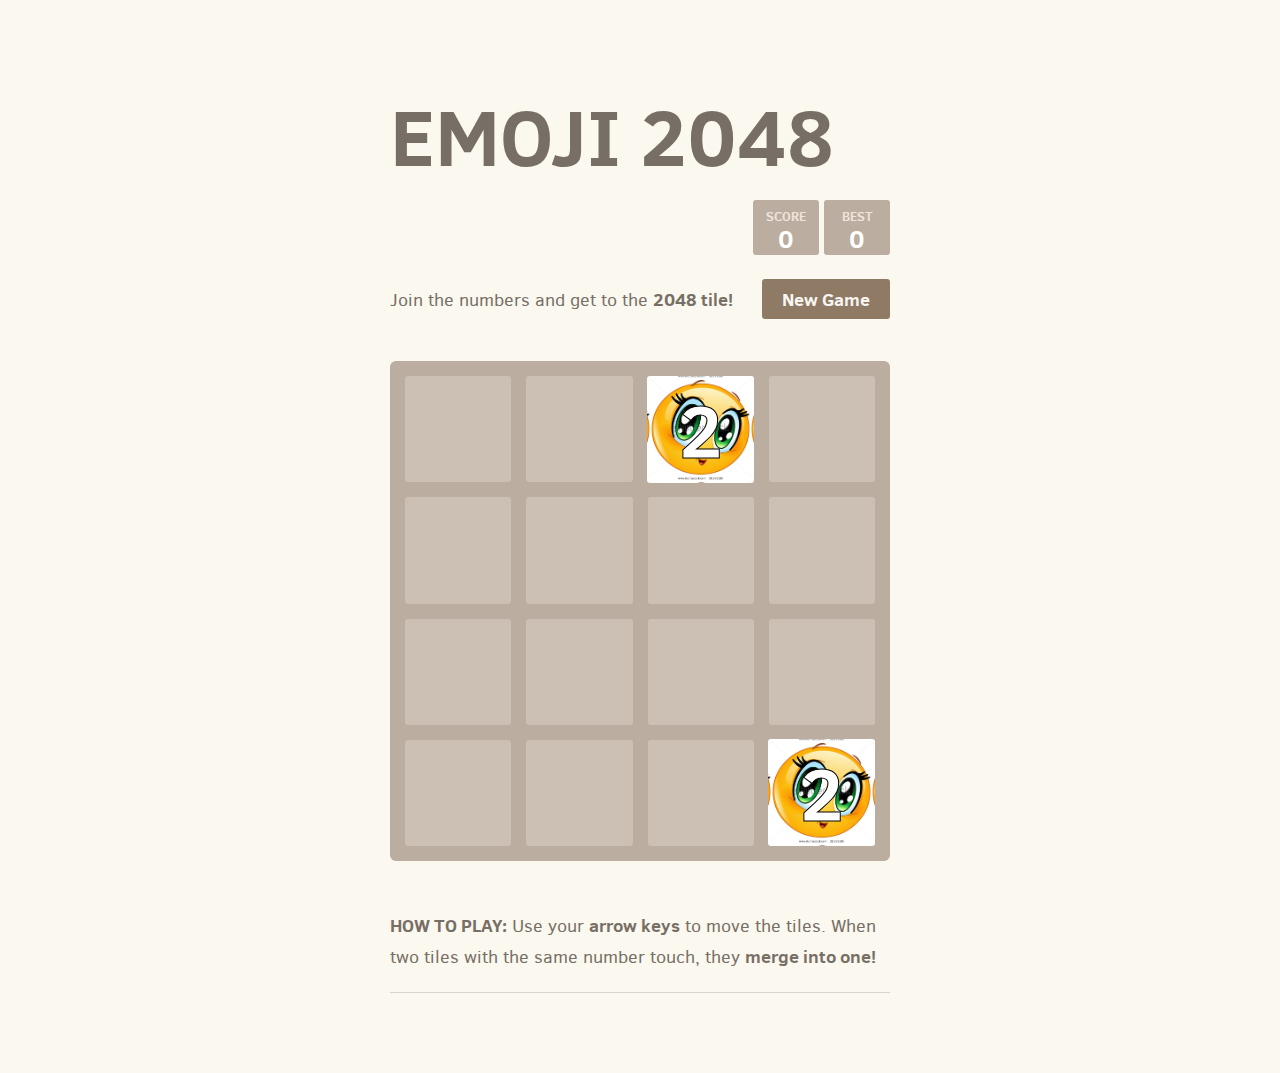
<file: 2048-master/index.html>
<!DOCTYPE html>
<html>
<head>
  <meta charset="utf-8">
  <title>EMOJI 2048</title>

  <link href="style/main.css" rel="stylesheet" type="text/css">
  <link rel="shortcut icon" href="favicon.ico">
  <link rel="apple-touch-icon" href="meta/apple-touch-icon.png">
  <link rel="apple-touch-startup-image" href="meta/apple-touch-startup-image-640x1096.png" media="(device-width: 320px) and (device-height: 568px) and (-webkit-device-pixel-ratio: 2)"> <!-- iPhone 5+ -->
  <link rel="apple-touch-startup-image" href="meta/apple-touch-startup-image-640x920.png"  media="(device-width: 320px) and (device-height: 480px) and (-webkit-device-pixel-ratio: 2)"> <!-- iPhone, retina -->
  <meta name="viewport" content="width=device-width, target-densitydpi=160dpi, initial-scale=1.0, maximum-scale=1, user-scalable=no, minimal-ui">
</head>
<body>
  <div class="container">
    <div class="heading">
        <h1 class="title">EMOJI 2048</h1> 
      <div class="scores-container">
        <div class="score-container">0</div>
        <div class="best-container">0</div>
      </div>
    </div>

      <div class="above-game"></br>
      <p class="game-intro">Join the numbers and get to the <strong>2048 tile!</strong></p>
      <a class="restart-button">New Game</a>
    </div>

    <div class="game-container">
      <div class="game-message">
        <p></p>
        <div class="lower">
	        <a class="keep-playing-button">Keep going</a>
          <a class="retry-button">Try again</a>
        </div>
      </div>

      <div class="grid-container">
        <div class="grid-row">
          <div class="grid-cell"></div>
          <div class="grid-cell"></div>
          <div class="grid-cell"></div>
          <div class="grid-cell"></div>
        </div>
        <div class="grid-row">
          <div class="grid-cell"></div>
          <div class="grid-cell"></div>
          <div class="grid-cell"></div>
          <div class="grid-cell"></div>
        </div>
        <div class="grid-row">
          <div class="grid-cell"></div>
          <div class="grid-cell"></div>
          <div class="grid-cell"></div>
          <div class="grid-cell"></div>
        </div>
        <div class="grid-row">
          <div class="grid-cell"></div>
          <div class="grid-cell"></div>
          <div class="grid-cell"></div>
          <div class="grid-cell"></div>
        </div>
      </div>

      <div class="tile-container">

      </div>
    </div>

    <p class="game-explanation">
      <strong class="important">How to play:</strong> Use your <strong>arrow keys</strong> to move the tiles. When two tiles with the same number touch, they <strong>merge into one!</strong>
    </p>
    <hr>
  </div>

  <script src="js/bind_polyfill.js"></script>
  <script src="js/classlist_polyfill.js"></script>
  <script src="js/animframe_polyfill.js"></script>
  <script src="js/keyboard_input_manager.js"></script>
  <script src="js/html_actuator.js"></script>
  <script src="js/grid.js"></script>
  <script src="js/tile.js"></script>
  <script src="js/local_storage_manager.js"></script>
  <script src="js/game_manager.js"></script>
  <script src="js/application.js"></script>
</body>
</html>
</file>
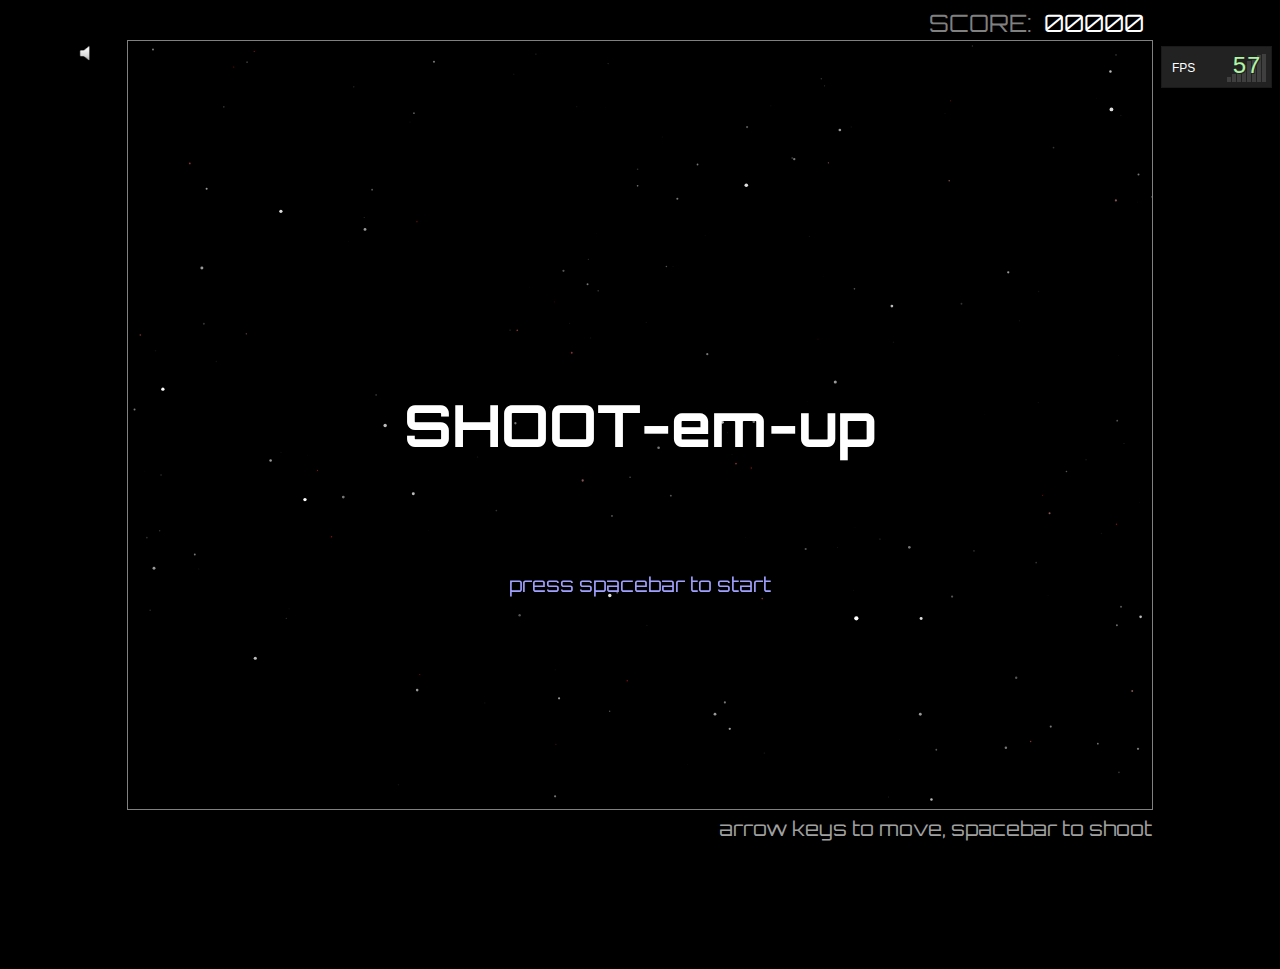
<file: javascript-delta-master/index.html>
<!DOCTYPE html>
<html>
<head>
  <meta http-equiv="X-UA-Compatible" content="IE=edge" />
  <meta http-equiv="Content-type" content="text/html; charset=utf-8"/>
  <link href='http://fonts.googleapis.com/css?family=Orbitron:400,500,700,900' rel='stylesheet' type='text/css'>
  <link href="css/normalize.css" media="screen, print" rel="stylesheet" type="text/css" />
  <link href="css/delta.css"  media="screen, print" rel="stylesheet" type="text/css" />
  <title>Javascript Delta</title>
</head>

<body>

  <div id="delta">

    <div id="scoreboard">
      <span class="lives"><span class="label">LIVES:</span><img class="one" src="images/life.png"><img class="two" src="images/life.png"><img class="three" src="images/life.png"></span>
      <span class="score"><span class="label">SCORE:</span><span class="value">00000</span></span>
    </div>

    <img id="booting" src='images/booting.gif'>

    <h1 id="title" style="font-size: 58px;"  style="display:none;">SHOOT-em-up</h1>
    <h2 id="start"   style="display:none;">press spacebar to start</h1>
    <h1 id="prepare" style="display:none;">Fasten Your Seatbelt</h1>

    <canvas id="canvas">
      <div class="unsupported">
        Sorry, this example cannot be run because your browser does not support the &lt;canvas&gt; element
      </div>
    </canvas>

    <div id="instructions">
      arrow keys to move, spacebar to shoot
    </div>

    <div id='sound' class='on' title='toggle music and fx' style="display:none;"></div>

  </div>

  <script src="js/vendor.js"></script>
  <script src="js/game.js"></script>
  <script src="js/delta.js"></script>
  <script>
    Delta();
  </script>

</body>
</html>
</file>
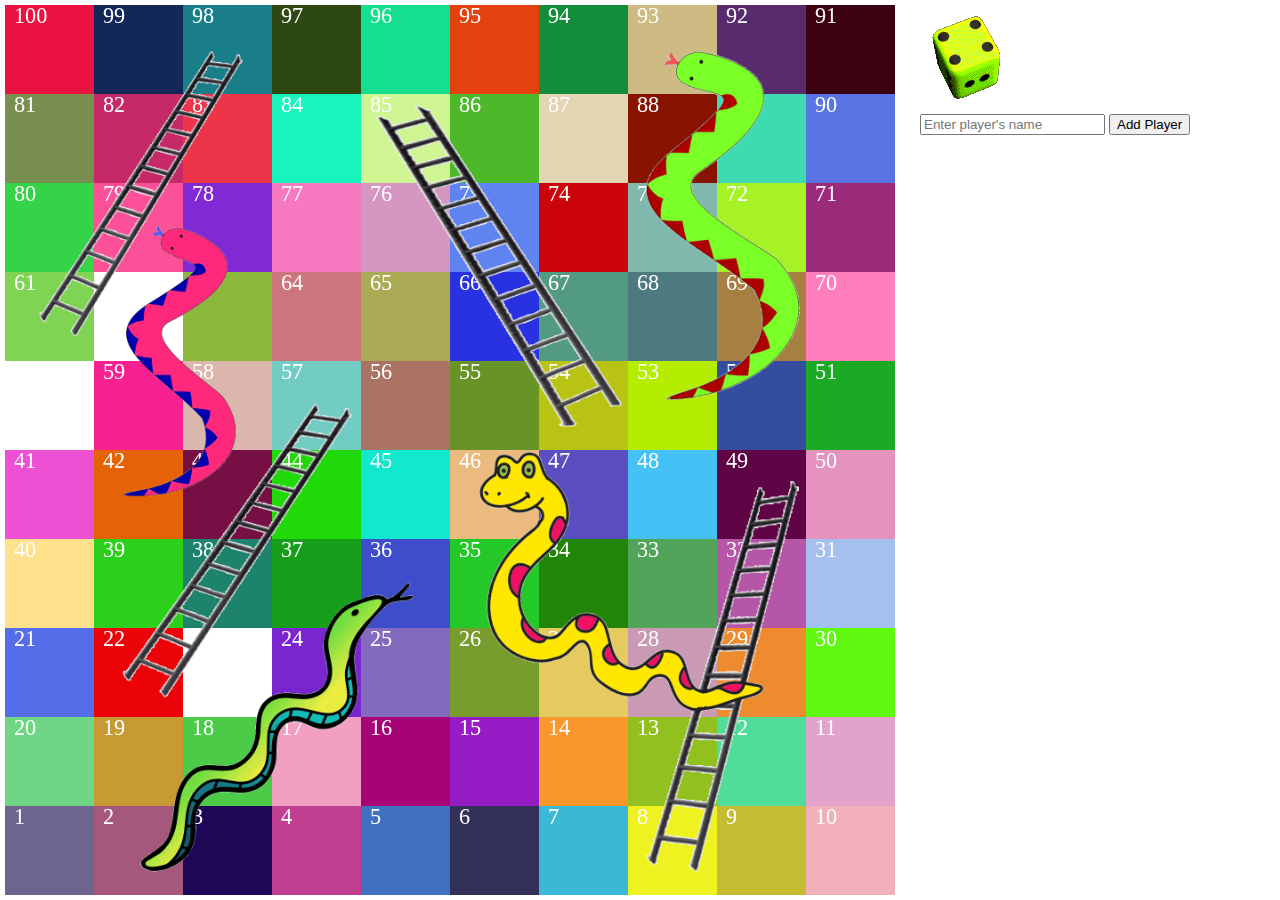
<file: online-snake-and-ladder-game-html5-canvas-master/index.html>
<!DOCTYPE html>
<html>
<head>
	<meta charset="UTF-8">
	<title>Saap Seedi - Online Snake and Ladder Game</title>

	<link href="css/style.css" rel="stylesheet">
</head>
<body>

	<div id="controls">

	<table id="diceControl"><tr>

	<td><img src="images/face4.png" id="dice">
</td>
	<td><p id="diceName"></p></td>
	</tr></table>
	
<input type="text" placeholder="Enter player's name" id="playerName">
 <button id="addPlayer">Add Player</button>
	</div>
	<script type="text/javascript" src="js/jquery.js"></script>

	<script type="text/javascript" src="js/saapSeedi.js"></script>

	<script type="text/javascript" src="js/gamePlay.js"></script>
	

	<div style="position: absolute; bottom: 10px; right: 10px;">

		
	
	<script>window.twttr=(function(d,s,id){var js,fjs=d.getElementsByTagName(s)[0],t=window.twttr||{};
if(d.getElementById(id))return;js=d.createElement(s);js.id=id;js.src="https://platform.twitter.com/widgets.js";fjs.parentNode.insertBefore(js,fjs);t._e=[];t.ready=function(f){t._e.push(f);};return t;}
(document,"script","twitter-wjs"));</script>
	</div>
</body>
</html>
</file>
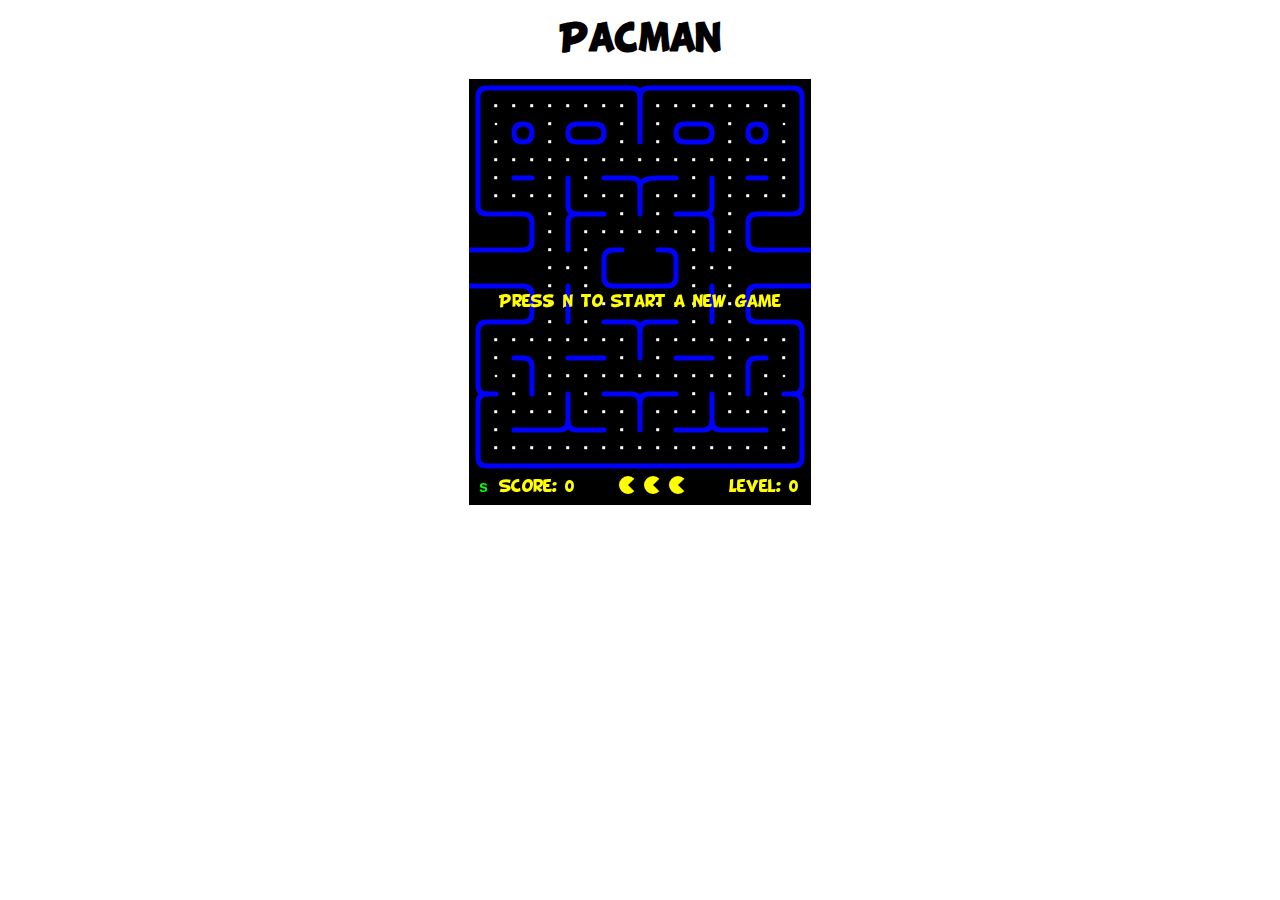
<file: pacman-master/index.html>
<!DOCTYPE html>
<html>
  <head>
    <meta charset="utf-8" />
    <title> Pacman</title>
    
    <style type="text/css">
      @font-face {
	    font-family: 'BDCartoonShoutRegular';
        src: url('BD_Cartoon_Shout-webfont.ttf') format('truetype');
	    font-weight: normal;
	    font-style: normal;
      }
      #pacman {
        height:450px;
        width:342px;
        margin:20px auto;
      }
      #shim { 
        font-family: BDCartoonShoutRegular; 
        position:absolute;
        visibility:hidden
      }
      h1 { font-family: BDCartoonShoutRegular; text-align:center; }
      body { width:342px; margin:0px auto; font-family:sans-serif; }
      a { text-decoration:none; }
    </style>

</head>

<body>
  
  <div id="shim">shim for font face</div>

  <h1> Pacman</h1>

  <div id="pacman"></div>
  <script src="pacman.js"></script>
  <script src="modernizr-1.5.min.js"></script>

  <script>

    var el = document.getElementById("pacman");

    if (Modernizr.canvas && Modernizr.localstorage && 
        Modernizr.audio && (Modernizr.audio.ogg || Modernizr.audio.mp3)) {
      window.setTimeout(function () { PACMAN.init(el, "./"); }, 0);
    } else { 
      el.innerHTML = "Sorry, needs a decent browser<br /><small>" + 
        "(firefox 3.6+, Chrome 4+, Opera 10+ and Safari 4+)</small>";
    }
  </script>

</body>
</html>
</file>
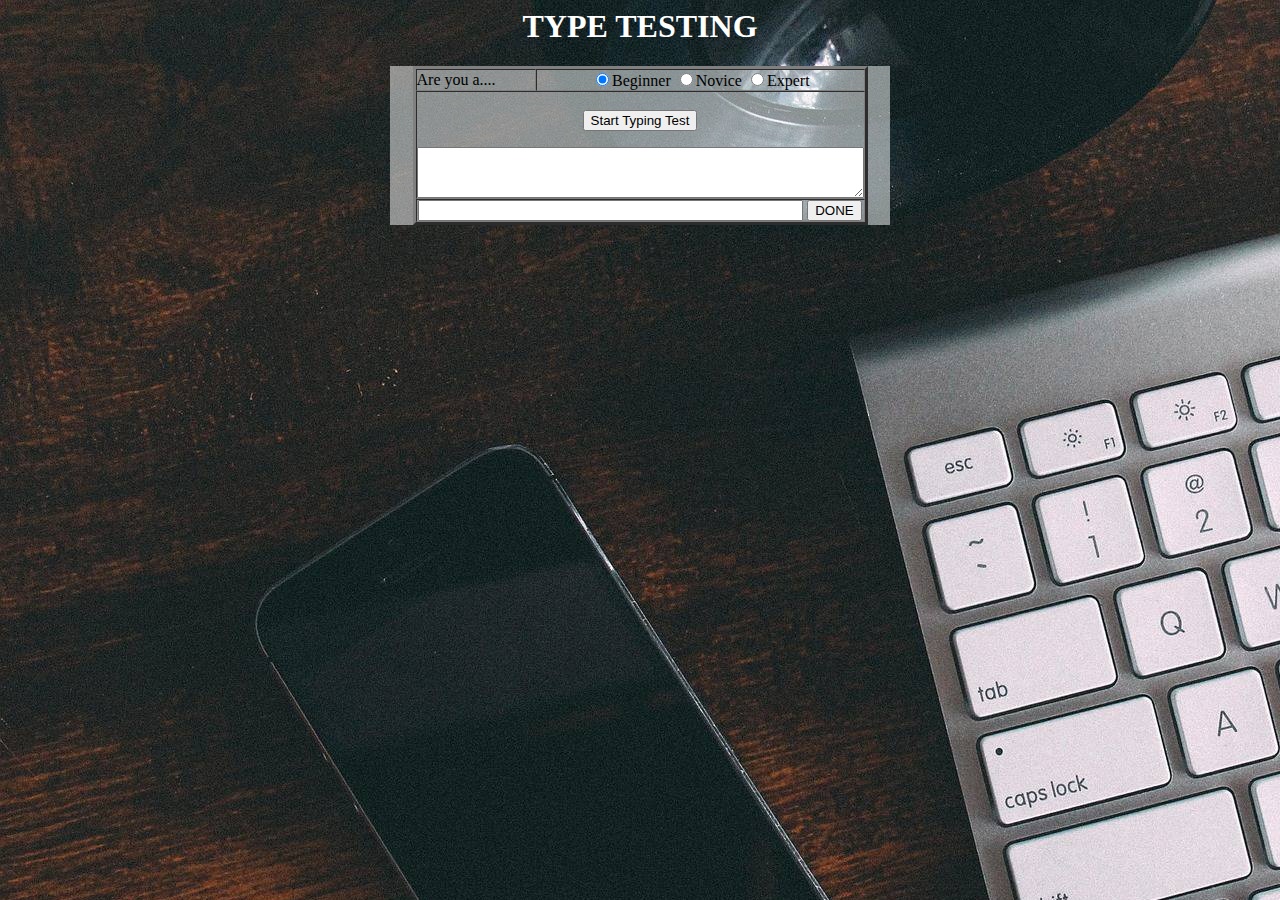
<file: type.html>
<HEAD>

<SCRIPT LANGUAGE="JavaScript">

msg = new Array("Practicing with your typing can greatly help your overall computer skills.",
"A new computer is sold in the US every hour!",
"When do birds migrate from North to South?",
"Perplexing phrases, like this one, are tougher to type.")
word = 10
function m() {
msg = new Array("Practicing with your typing can greatly help your overall computer skills.",
"A new computer is sold in the US every hour!",
"When do birds migrate from North to South?",
"Perplexing phrases, like this one, are tough to type.")
word = 10
}
function e() {
msg = new Array("If you can correctly, and quickly, type this perplexing sentence, you are one superb typist!",
"You are one superb typist if you can correctly, and quickly, type this long phrase.",
"I believe you're a good typist, so I believe you will correctly copy this statement!",
"Because this is not a fairly simple phrase, could you swiftly, and precisely, copy it?")
word = 15
}
function s() {
msg = new Array("Computers are the medium of the future.",
"Can you type this phrase rather quickly?",
"Who is the President of the US?",
"I believe that you can type well!")
word = 7
}
function beginIt() {
randNum = Math.floor((Math.random() * 10)) % 4
msgType = msg[randNum]
day = new Date();
startType = day.getTime();
document.theForm.given.value = msgType
document.theForm.typed.focus();
document.theForm.typed.select();
}
function cheat() {
alert("You can not change that!");
document.theForm.typed.focus();
}
function stopIt() {
dayTwo = new Date();
endType = dayTwo.getTime();
totalTime = ((endType - startType) / 1000)
spd = Math.round((word/totalTime) * 60)
if (document.theForm.typed.value == document.theForm.given.value) {
alert("\nYou typed a " + word + " word sentence in " 
+ totalTime + " seconds, a speed of about " + spd + " words per minute!")
}
else {
alert("You made an error, but typed at a speed of " + spd + " words per minute.")
   }
}
// End -->
</SCRIPT>
</HEAD>

<BODY style="background: url(assets/images/iphone-926663-1920-1920x1280-94.jpg) rgba(1,1,1,0.7); ">
<CENTER>
<h1 style="color:rgb(255,255,255); font-family: cursive; ">TYPE TESTING</h1>
    <section style="background-color: rgba(255,255,255,0.5); width:500px;">
<FORM name="theForm">
<TABLE BORDER=3 CELLSPACING=0 CELLPADDING=0>
<TR>
<TD>Are you a....</TD>
<TD align=center><input type=radio name="sme" value="Beginner" onClick="s()" checked>Beginner
<input type=radio name="sme" value="Novice" onClick="m()">Novice
<input type=radio name="sme" value="Expert" onClick="e()">Expert</TD>
</TR>
<TR><TD colspan=2><BR>
<center><input type=button value="Start Typing Test" name="start" onClick="beginIt()"></center><P>
<textarea name="given" cols=53 rows=3 wrap=on onFocus="cheat()"></textarea></TD>
</TR>
<TR><TD colspan=2><center><input type=text name="typed" size=45>
<input type=button value="DONE"  name="stop"  onClick="stopIt()"></center></TD>
</TR>
</TABLE></FORM></SECTION>
</CENTER>



</BODY>
</file>
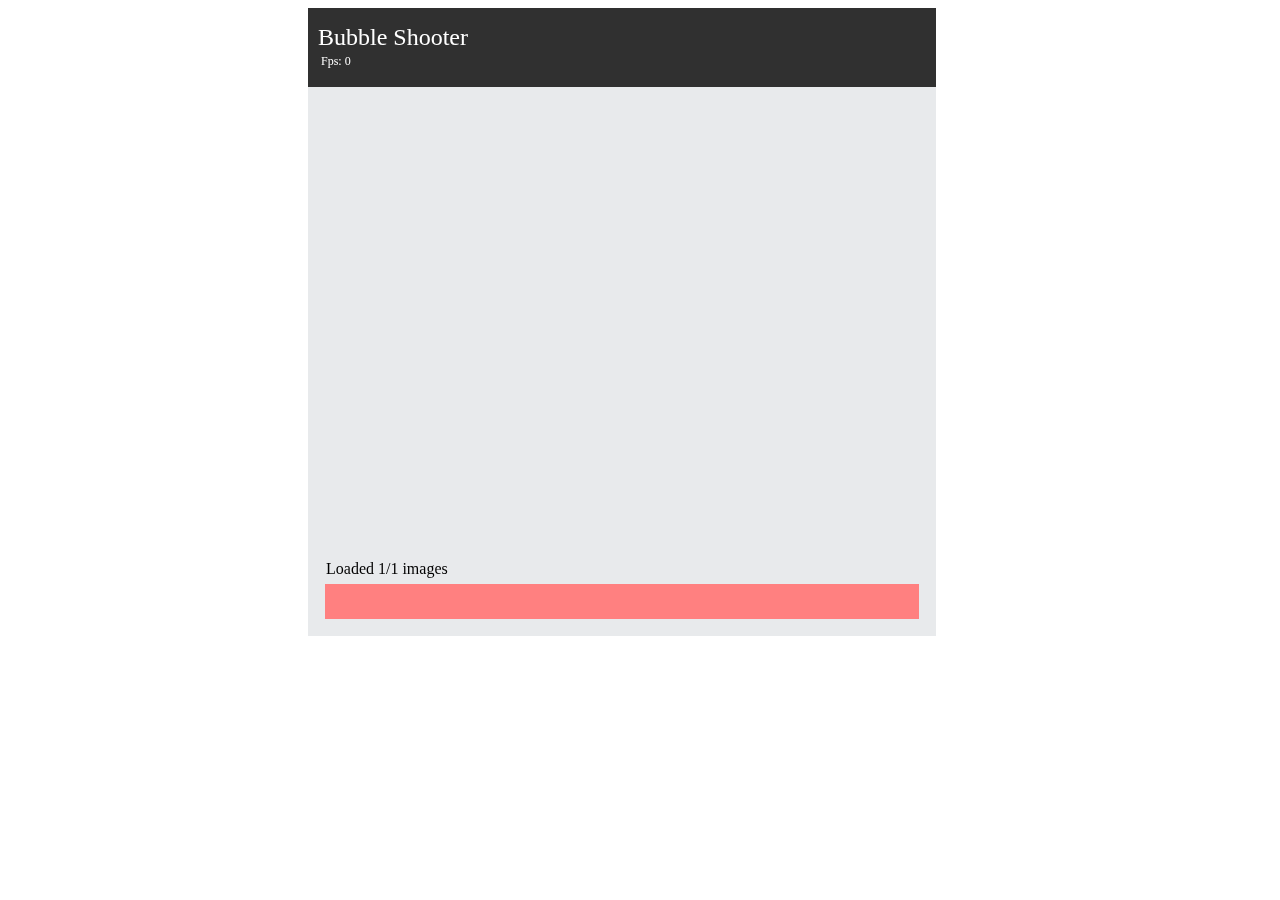
<file: Bubble-Shooter-HTML5-master/bubble-shooter.html>
<!DOCTYPE html>
<html>
<head>
<meta charset="UTF-8">
<title>Bubble Shootner</title>
<script type='text/javascript' src='bubble-shooter-example.js'></script>
</head>

<body>
    <div>
<canvas style="margin-left: 300px;" id="viewport" width="628" height="628"></canvas></div>
</body>

</html>
</file>
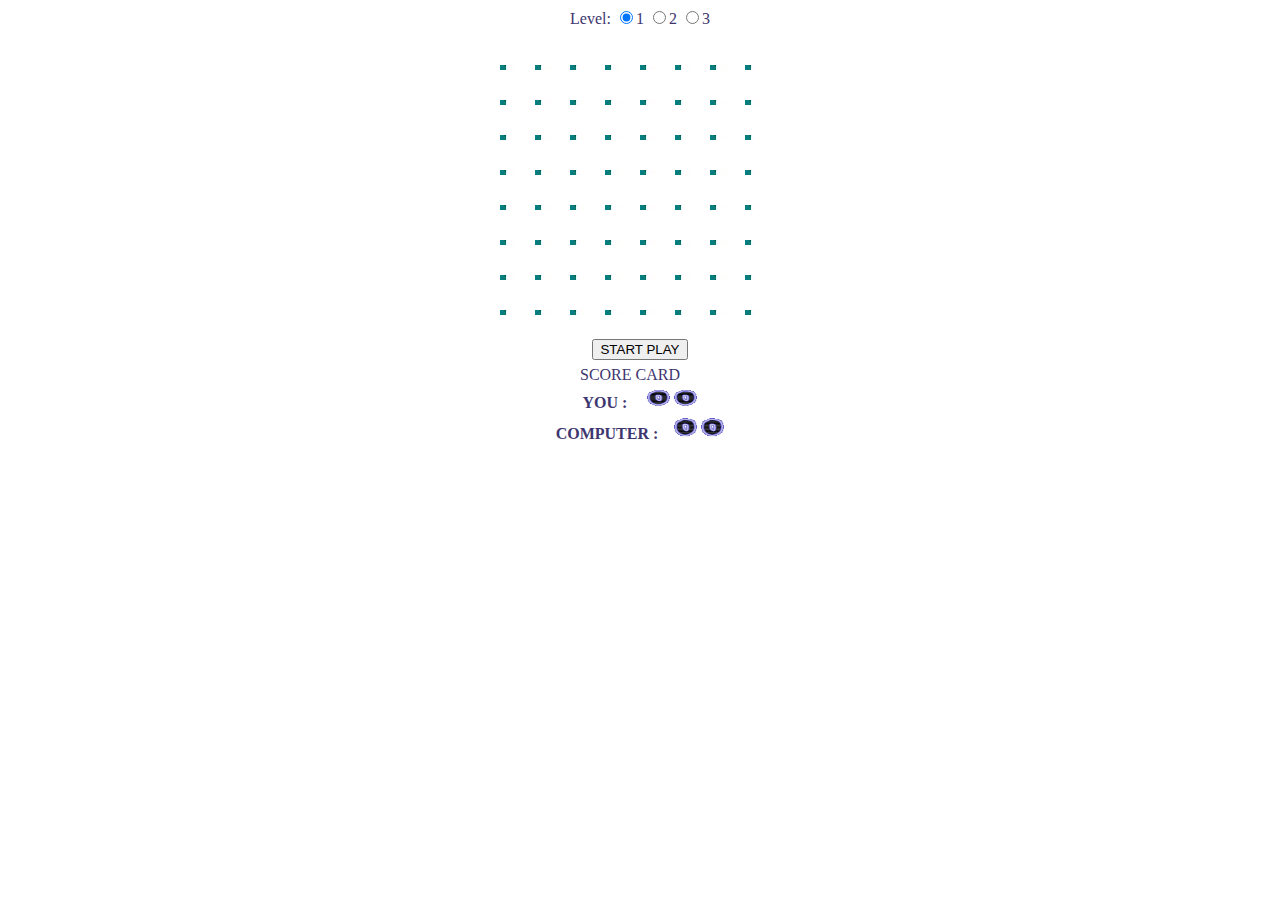
<file: hboxin/box-in.html>
<html>
<!-- Script by hscripts.com -->
<head>
<script type="text/javascript" src="bjfun.js"></script>
</head>
<body>
<form>
<center><font color=#3D366F size=3>Level:
<input type="radio" id="bb" name="myradio" onclick="window.location.href='?level=1'">1
<input type="radio" id="bbb" name="myradio" onclick="window.location.href='?level=2'">2
<input type="radio" id="bbbb" name="myradio" onclick="window.location.href='?level=3'">3</font></center><br>
</form>
<table align="center">
<tr>
<td>
<script type="text/javascript" src="btab.js">
</script>

</td>
</tr>
</table><br>
<table align="center">
<tr>
<td>
<input type="button" name="sgame" id="sgame" value="START PLAY" onclick="startplay()">
</td>
</tr>
</table>
<table id="scard" align="center">
<tr><td align="center" style="color: #3D366F;">SCORE CARD &nbsp;&nbsp;&nbsp;&nbsp;</td></tr>
<tr>
<td align="center">
<b style="color: #3D366F;">YOU :</b>&nbsp;&nbsp;&nbsp;&nbsp;
<img src="images/s0.gif" border=0 width="23" height="20" name="fus">
<img src="images/s0.gif" border=0 width="23" height="20" name="sus">
</td>
</tr>

<tr>
<td align="center">
<b style="color: #3D366F;">COMPUTER :</b>&nbsp;&nbsp;&nbsp;&nbsp;<img src="images/s0.gif" border=0 width="23" height="23" name="fcs">
<img src="images/s0.gif" border=0 width="23" height="23" name="scs">
</td>
</tr>
</table>
<script type="text/javascript">
var ur = document.location.href;
if ( ur.indexOf("?") != -1 ){
var a = ur.split("=");
level = a[1];
} 
else
{
	document.getElementById("bb").checked=true
}

if(level==1)
{
	document.getElementById("bb").checked=true
}
else if(level==2)
{
	document.getElementById("bbb").checked=true
}
else if(level==3)
{
	document.getElementById("bbbb").checked=true
}
</script></form>
</body>
</html>
</file>
<file: 2048-master/style/main.css>
@import url(fonts/clear-sans.css);
html, body {
  margin: 0;
  padding: 0;
  background: #faf8ef;
  color: #776e65;
  font-family: "Clear Sans", "Helvetica Neue", Arial, sans-serif;
  font-size: 18px; }

body {
  margin: 80px 0; }

.heading:after {
  content: "";
  display: block;
  clear: both; }

h1.title {
  font-size: 80px;
  font-weight: bold;
  margin: 0;
  display: block;
  float: left; }

@-webkit-keyframes move-up {
  0% {
    top: 25px;
    opacity: 1; }

  100% {
    top: -50px;
    opacity: 0; } }
@-moz-keyframes move-up {
  0% {
    top: 25px;
    opacity: 1; }

  100% {
    top: -50px;
    opacity: 0; } }
@keyframes move-up {
  0% {
    top: 25px;
    opacity: 1; }

  100% {
    top: -50px;
    opacity: 0; } }
.scores-container {
  float: right;
  text-align: right; }

.score-container, .best-container {
  position: relative;
  display: inline-block;
  background: #bbada0;
  padding: 15px 25px;
  font-size: 25px;
  height: 25px;
  line-height: 47px;
  font-weight: bold;
  border-radius: 3px;
  color: white;
  margin-top: 8px;
  text-align: center; }
  .score-container:after, .best-container:after {
    position: absolute;
    width: 100%;
    top: 10px;
    left: 0;
    text-transform: uppercase;
    font-size: 13px;
    line-height: 13px;
    text-align: center;
    color: #eee4da; }
  .score-container .score-addition, .best-container .score-addition {
    position: absolute;
    right: 30px;
    color: red;
    font-size: 25px;
    line-height: 25px;
    font-weight: bold;
    color: rgba(119, 110, 101, 0.9);
    z-index: 100;
    -webkit-animation: move-up 600ms ease-in;
    -moz-animation: move-up 600ms ease-in;
    animation: move-up 600ms ease-in;
    -webkit-animation-fill-mode: both;
    -moz-animation-fill-mode: both;
    animation-fill-mode: both; }

.score-container:after {
  content: "Score"; }

.best-container:after {
  content: "Best"; }

p {
  margin-top: 0;
  margin-bottom: 10px;
  line-height: 1.65; }

a {
  color: #776e65;
  font-weight: bold;
  text-decoration: underline;
  cursor: pointer; }

strong.important {
  text-transform: uppercase; }

hr {
  border: none;
  border-bottom: 1px solid #d8d4d0;
  margin-top: 20px;
  margin-bottom: 30px; }

.container {
  width: 500px;
  margin: 0 auto; }

@-webkit-keyframes fade-in {
  0% {
    opacity: 0; }

  100% {
    opacity: 1; } }
@-moz-keyframes fade-in {
  0% {
    opacity: 0; }

  100% {
    opacity: 1; } }
@keyframes fade-in {
  0% {
    opacity: 0; }

  100% {
    opacity: 1; } }
.game-container {
  margin-top: 40px;
  position: relative;
  padding: 15px;
  cursor: default;
  -webkit-touch-callout: none;
  -ms-touch-callout: none;
  -webkit-user-select: none;
  -moz-user-select: none;
  -ms-user-select: none;
  -ms-touch-action: none;
  touch-action: none;
  background: #bbada0;
  border-radius: 6px;
  width: 500px;
  height: 500px;
  -webkit-box-sizing: border-box;
  -moz-box-sizing: border-box;
  box-sizing: border-box; }
  .game-container .game-message {
    display: none;
    position: absolute;
    top: 0;
    right: 0;
    bottom: 0;
    left: 0;
    background: rgba(238, 228, 218, 0.5);
    z-index: 100;
    text-align: center;
    -webkit-animation: fade-in 800ms ease 1200ms;
    -moz-animation: fade-in 800ms ease 1200ms;
    animation: fade-in 800ms ease 1200ms;
    -webkit-animation-fill-mode: both;
    -moz-animation-fill-mode: both;
    animation-fill-mode: both; }
    .game-container .game-message p {
      font-size: 60px;
      font-weight: bold;
      height: 60px;
      line-height: 60px;
      margin-top: 222px; }
    .game-container .game-message .lower {
      display: block;
      margin-top: 59px; }
    .game-container .game-message a {
      display: inline-block;
      background: #8f7a66;
      border-radius: 3px;
      padding: 0 20px;
      text-decoration: none;
      color: #f9f6f2;
      height: 40px;
      line-height: 42px;
      margin-left: 9px; }
      .game-container .game-message a.keep-playing-button {
        display: none; }
    .game-container .game-message.game-won {
      background: rgba(237, 194, 46, 0.5);
      color: #f9f6f2; }
      .game-container .game-message.game-won a.keep-playing-button {
        display: inline-block; }
    .game-container .game-message.game-won, .game-container .game-message.game-over {
      display: block; }

.grid-container {
  position: absolute;
  z-index: 1; }

.grid-row {
  margin-bottom: 15px; }
  .grid-row:last-child {
    margin-bottom: 0; }
  .grid-row:after {
    content: "";
    display: block;
    clear: both; }

.grid-cell {
  width: 106.25px;
  height: 106.25px;
  margin-right: 15px;
  float: left;
  border-radius: 3px;
  background: rgba(238, 228, 218, 0.35); }
  .grid-cell:last-child {
    margin-right: 0; }

.tile-container {
  position: absolute;
  z-index: 2; }

.tile, .tile .tile-inner {
  width: 107px;
  height: 107px;
  line-height: 107px; }
.tile.tile-position-1-1 {
  -webkit-transform: translate(0px, 0px);
  -moz-transform: translate(0px, 0px);
  -ms-transform: translate(0px, 0px);
  transform: translate(0px, 0px); }
.tile.tile-position-1-2 {
  -webkit-transform: translate(0px, 121px);
  -moz-transform: translate(0px, 121px);
  -ms-transform: translate(0px, 121px);
  transform: translate(0px, 121px); }
.tile.tile-position-1-3 {
  -webkit-transform: translate(0px, 242px);
  -moz-transform: translate(0px, 242px);
  -ms-transform: translate(0px, 242px);
  transform: translate(0px, 242px); }
.tile.tile-position-1-4 {
  -webkit-transform: translate(0px, 363px);
  -moz-transform: translate(0px, 363px);
  -ms-transform: translate(0px, 363px);
  transform: translate(0px, 363px); }
.tile.tile-position-2-1 {
  -webkit-transform: translate(121px, 0px);
  -moz-transform: translate(121px, 0px);
  -ms-transform: translate(121px, 0px);
  transform: translate(121px, 0px); }
.tile.tile-position-2-2 {
  -webkit-transform: translate(121px, 121px);
  -moz-transform: translate(121px, 121px);
  -ms-transform: translate(121px, 121px);
  transform: translate(121px, 121px); }
.tile.tile-position-2-3 {
  -webkit-transform: translate(121px, 242px);
  -moz-transform: translate(121px, 242px);
  -ms-transform: translate(121px, 242px);
  transform: translate(121px, 242px); }
.tile.tile-position-2-4 {
  -webkit-transform: translate(121px, 363px);
  -moz-transform: translate(121px, 363px);
  -ms-transform: translate(121px, 363px);
  transform: translate(121px, 363px); }
.tile.tile-position-3-1 {
  -webkit-transform: translate(242px, 0px);
  -moz-transform: translate(242px, 0px);
  -ms-transform: translate(242px, 0px);
  transform: translate(242px, 0px); }
.tile.tile-position-3-2 {
  -webkit-transform: translate(242px, 121px);
  -moz-transform: translate(242px, 121px);
  -ms-transform: translate(242px, 121px);
  transform: translate(242px, 121px); }
.tile.tile-position-3-3 {
  -webkit-transform: translate(242px, 242px);
  -moz-transform: translate(242px, 242px);
  -ms-transform: translate(242px, 242px);
  transform: translate(242px, 242px); }
.tile.tile-position-3-4 {
  -webkit-transform: translate(242px, 363px);
  -moz-transform: translate(242px, 363px);
  -ms-transform: translate(242px, 363px);
  transform: translate(242px, 363px); }
.tile.tile-position-4-1 {
  -webkit-transform: translate(363px, 0px);
  -moz-transform: translate(363px, 0px);
  -ms-transform: translate(363px, 0px);
  transform: translate(363px, 0px); }
.tile.tile-position-4-2 {
  -webkit-transform: translate(363px, 121px);
  -moz-transform: translate(363px, 121px);
  -ms-transform: translate(363px, 121px);
  transform: translate(363px, 121px); }
.tile.tile-position-4-3 {
  -webkit-transform: translate(363px, 242px);
  -moz-transform: translate(363px, 242px);
  -ms-transform: translate(363px, 242px);
  transform: translate(363px, 242px); }
.tile.tile-position-4-4 {
  -webkit-transform: translate(363px, 363px);
  -moz-transform: translate(363px, 363px);
  -ms-transform: translate(363px, 363px);
  transform: translate(363px, 363px); }

.tile {
  position: absolute;
  -webkit-transition: 100ms ease-in-out;
  -moz-transition: 100ms ease-in-out;
  transition: 100ms ease-in-out;
  -webkit-transition-property: -webkit-transform;
  -moz-transition-property: -moz-transform;
  transition-property: transform; }
  .tile .tile-inner {
    border-radius: 3px;
    background: #eee4da;
    text-align: center;
    font-weight: bold;
    z-index: 10;
    font-size: 75px; }
  .tile.tile-2 .tile-inner {
      color: black;
   -webkit-text-fill-color: white; /* Will override color (regardless of order) */
   -webkit-text-stroke-width: 1px;
   -webkit-text-stroke-color: black;
   background:url('../tiles/2.jpg') center ;
  background-size: 100px auto;
  box-shadow: 0 0 30px 10px rgba(243, 215, 116, 0), inset 0 0 0 1px rgba(255, 255, 255, 0); }
  .tile.tile-4 .tile-inner {   
      background:url('../tiles/4.jpg') center ;
        background-size: 100px auto;
   color: black;
   -webkit-text-fill-color: white; /* Will override color (regardless of order) */
   -webkit-text-stroke-width: 1px;
   -webkit-text-stroke-color: black;
   
    box-shadow: 0 0 30px 10px rgba(243, 215, 116, 0), inset 0 0 0 1px rgba(255, 255, 255, 0); }
  .tile.tile-8 .tile-inner {
     background:url('../tiles/8.png') center ;
        background-size: 110px auto;
   color: black;
   -webkit-text-fill-color: white; /* Will override color (regardless of order) */
   -webkit-text-stroke-width: 1px;
   -webkit-text-stroke-color: black;
   
    }
  .tile.tile-16 .tile-inner {
       background:url('../tiles/16.png') center ;
        background-size: 240px auto;
       color: black;
   -webkit-text-fill-color: white; /* Will override color (regardless of order) */
   -webkit-text-stroke-width: 1px;
   -webkit-text-stroke-color: black;
   
     }
  .tile.tile-32 .tile-inner {
       background:url('../tiles/32.jpg') center ;
        background-size: 120px auto;
       color: black;
   -webkit-text-fill-color: white; /* Will override color (regardless of order) */
   -webkit-text-stroke-width: 1px;
   -webkit-text-stroke-color: black;
   
     }
  .tile.tile-64 .tile-inner { background:url('../tiles/64.jpg') center ;
        background-size: 100px auto;
       color: black;
   -webkit-text-fill-color: white; /* Will override color (regardless of order) */
   -webkit-text-stroke-width: 1px;
   -webkit-text-stroke-color: black;
   
     }
  .tile.tile-128 .tile-inner { background:url('../tiles/128.jpg') center ;
        background-size: 100px auto;
    box-shadow: 0 0 30px 10px rgba(243, 215, 116, 0.2381), inset 0 0 0 1px rgba(255, 255, 255, 0.14286);
    font-size: 45px;
  color: black;
   -webkit-text-fill-color: white; /* Will override color (regardless of order) */
   -webkit-text-stroke-width: 1px;
   -webkit-text-stroke-color: black;}
    @media screen and (max-width: 520px) {
      .tile.tile-128 .tile-inner {
        font-size: 55px; } }
  .tile.tile-256 .tile-inner {
       color: black;
   -webkit-text-fill-color: white; /* Will override color (regardless of order) */
   -webkit-text-stroke-width: 1px;
   -webkit-text-stroke-color: black;
   
    background:url('../tiles/256.jpg') center ;
        background-size: 100px auto;

    box-shadow: 0 0 30px 10px rgba(243, 215, 116, 0.31746), inset 0 0 0 1px rgba(255, 255, 255, 0.19048);
    font-size: 45px; }
    @media screen and (max-width: 520px) {
      .tile.tile-256 .tile-inner {
        font-size: 25px; } }
  .tile.tile-512 .tile-inner {
       color: black;
   -webkit-text-fill-color: white; /* Will override color (regardless of order) */
   -webkit-text-stroke-width: 1px;
   -webkit-text-stroke-color: black;
    box-shadow: 0 0 30px 10px rgba(243, 215, 116, 0.39683), inset 0 0 0 1px rgba(255, 255, 255, 0.2381);
    font-size: 45px; }
    @media screen and (max-width: 520px) {
      .tile.tile-512 .tile-inner {
        font-size: 25px; } }
  .tile.tile-1024 .tile-inner {
       color: black;
   -webkit-text-fill-color: white; /* Will override color (regardless of order) */
   -webkit-text-stroke-width: 1px;
   -webkit-text-stroke-color: black;
   background:url('../tiles/1024.jpg') center ;
        background-size: 100px auto;
    box-shadow: 0 0 30px 10px rgba(243, 215, 116, 0.47619), inset 0 0 0 1px rgba(255, 255, 255, 0.28571);
    font-size: 35px; }
    @media screen and (max-width: 520px) {
      .tile.tile-1024 .tile-inner {
        font-size: 15px; } }
  .tile.tile-2048 .tile-inner {
    
       color: black;
   -webkit-text-fill-color: white; /* Will override color (regardless of order) */
   -webkit-text-stroke-width: 1px;
   -webkit-text-stroke-color: black;
    background:url('../tiles/2048.jpg') center ;
        background-size: 100px auto;
    box-shadow: 0 0 30px 10px rgba(243, 215, 116, 0.55556), inset 0 0 0 1px rgba(255, 255, 255, 0.33333);
    font-size: 35px; }
    @media screen and (max-width: 520px) {
      .tile.tile-2048 .tile-inner {
        font-size: 15px; } }
  .tile.tile-super .tile-inner {
    color: #f9f6f2;
    background: #3c3a32;
    font-size: 30px; }
    @media screen and (max-width: 520px) {
      .tile.tile-super .tile-inner {
        font-size: 10px; } }

@-webkit-keyframes appear {
  0% {
    opacity: 0;
    -webkit-transform: scale(0);
    -moz-transform: scale(0);
    -ms-transform: scale(0);
    transform: scale(0); }

  100% {
    opacity: 1;
    -webkit-transform: scale(1);
    -moz-transform: scale(1);
    -ms-transform: scale(1);
    transform: scale(1); } }
@-moz-keyframes appear {
  0% {
    opacity: 0;
    -webkit-transform: scale(0);
    -moz-transform: scale(0);
    -ms-transform: scale(0);
    transform: scale(0); }

  100% {
    opacity: 1;
    -webkit-transform: scale(1);
    -moz-transform: scale(1);
    -ms-transform: scale(1);
    transform: scale(1); } }
@keyframes appear {
  0% {
    opacity: 0;
    -webkit-transform: scale(0);
    -moz-transform: scale(0);
    -ms-transform: scale(0);
    transform: scale(0); }

  100% {
    opacity: 1;
    -webkit-transform: scale(1);
    -moz-transform: scale(1);
    -ms-transform: scale(1);
    transform: scale(1); } }
.tile-new .tile-inner {
  -webkit-animation: appear 200ms ease 100ms;
  -moz-animation: appear 200ms ease 100ms;
  animation: appear 200ms ease 100ms;
  -webkit-animation-fill-mode: backwards;
  -moz-animation-fill-mode: backwards;
  animation-fill-mode: backwards; }

@-webkit-keyframes pop {
  0% {
    -webkit-transform: scale(0);
    -moz-transform: scale(0);
    -ms-transform: scale(0);
    transform: scale(0); }

  50% {
    -webkit-transform: scale(1.2);
    -moz-transform: scale(1.2);
    -ms-transform: scale(1.2);
    transform: scale(1.2); }

  100% {
    -webkit-transform: scale(1);
    -moz-transform: scale(1);
    -ms-transform: scale(1);
    transform: scale(1); } }
@-moz-keyframes pop {
  0% {
    -webkit-transform: scale(0);
    -moz-transform: scale(0);
    -ms-transform: scale(0);
    transform: scale(0); }

  50% {
    -webkit-transform: scale(1.2);
    -moz-transform: scale(1.2);
    -ms-transform: scale(1.2);
    transform: scale(1.2); }

  100% {
    -webkit-transform: scale(1);
    -moz-transform: scale(1);
    -ms-transform: scale(1);
    transform: scale(1); } }
@keyframes pop {
  0% {
    -webkit-transform: scale(0);
    -moz-transform: scale(0);
    -ms-transform: scale(0);
    transform: scale(0); }

  50% {
    -webkit-transform: scale(1.2);
    -moz-transform: scale(1.2);
    -ms-transform: scale(1.2);
    transform: scale(1.2); }

  100% {
    -webkit-transform: scale(1);
    -moz-transform: scale(1);
    -ms-transform: scale(1);
    transform: scale(1); } }
.tile-merged .tile-inner {
  z-index: 20;
  -webkit-animation: pop 200ms ease 100ms;
  -moz-animation: pop 200ms ease 100ms;
  animation: pop 200ms ease 100ms;
  -webkit-animation-fill-mode: backwards;
  -moz-animation-fill-mode: backwards;
  animation-fill-mode: backwards; }

.above-game:after {
  content: "";
  display: block;
  clear: both; }

.game-intro {
  float: left;
  line-height: 42px;
  margin-bottom: 0; }

.restart-button {
  display: inline-block;
  background: #8f7a66;
  border-radius: 3px;
  padding: 0 20px;
  text-decoration: none;
  color: #f9f6f2;
  height: 40px;
  line-height: 42px;
  display: block;
  text-align: center;
  float: right; }

.game-explanation {
  margin-top: 50px; }

@media screen and (max-width: 520px) {
  html, body {
    font-size: 15px; }

  body {
    margin: 20px 0;
    padding: 0 20px; }

  h1.title {
    font-size: 27px;
    margin-top: 15px; }

  .container {
    width: 280px;
    margin: 0 auto; }

  .score-container, .best-container {
    margin-top: 0;
    padding: 15px 10px;
    min-width: 40px; }

  .heading {
    margin-bottom: 10px; }

  .game-intro {
    width: 55%;
    display: block;
    box-sizing: border-box;
    line-height: 1.65; }

  .restart-button {
    width: 42%;
    padding: 0;
    display: block;
    box-sizing: border-box;
    margin-top: 2px; }

  .game-container {
    margin-top: 17px;
    position: relative;
    padding: 10px;
    cursor: default;
    -webkit-touch-callout: none;
    -ms-touch-callout: none;
    -webkit-user-select: none;
    -moz-user-select: none;
    -ms-user-select: none;
    -ms-touch-action: none;
    touch-action: none;
    background: #bbada0;
    border-radius: 6px;
    width: 280px;
    height: 280px;
    -webkit-box-sizing: border-box;
    -moz-box-sizing: border-box;
    box-sizing: border-box; }
    .game-container .game-message {
      display: none;
      position: absolute;
      top: 0;
      right: 0;
      bottom: 0;
      left: 0;
      background: rgba(238, 228, 218, 0.5);
      z-index: 100;
      text-align: center;
      -webkit-animation: fade-in 800ms ease 1200ms;
      -moz-animation: fade-in 800ms ease 1200ms;
      animation: fade-in 800ms ease 1200ms;
      -webkit-animation-fill-mode: both;
      -moz-animation-fill-mode: both;
      animation-fill-mode: both; }
      .game-container .game-message p {
        font-size: 60px;
        font-weight: bold;
        height: 60px;
        line-height: 60px;
        margin-top: 222px; }
      .game-container .game-message .lower {
        display: block;
        margin-top: 59px; }
      .game-container .game-message a {
        display: inline-block;
        background: #8f7a66;
        border-radius: 3px;
        padding: 0 20px;
        text-decoration: none;
        color: #f9f6f2;
        height: 40px;
        line-height: 42px;
        margin-left: 9px; }
        .game-container .game-message a.keep-playing-button {
          display: none; }
      .game-container .game-message.game-won {
        background: rgba(237, 194, 46, 0.5);
        color: #f9f6f2; }
        .game-container .game-message.game-won a.keep-playing-button {
          display: inline-block; }
      .game-container .game-message.game-won, .game-container .game-message.game-over {
        display: block; }

  .grid-container {
    position: absolute;
    z-index: 1; }

  .grid-row {
    margin-bottom: 10px; }
    .grid-row:last-child {
      margin-bottom: 0; }
    .grid-row:after {
      content: "";
      display: block;
      clear: both; }

  .grid-cell {
    width: 57.5px;
    height: 57.5px;
    margin-right: 10px;
    float: left;
    border-radius: 3px;
    background: rgba(238, 228, 218, 0.35); 
  }
    .grid-cell:last-child {
      margin-right: 0; }

  .tile-container {
    position: absolute;
    z-index: 2; }

  .tile, .tile .tile-inner {
    width: 58px;
    height: 58px;
    line-height: 58px; }
  .tile.tile-position-1-1 {
    -webkit-transform: translate(0px, 0px);
    -moz-transform: translate(0px, 0px);
    -ms-transform: translate(0px, 0px);
    transform: translate(0px, 0px); }
  .tile.tile-position-1-2 {
    -webkit-transform: translate(0px, 67px);
    -moz-transform: translate(0px, 67px);
    -ms-transform: translate(0px, 67px);
    transform: translate(0px, 67px); }
  .tile.tile-position-1-3 {
    -webkit-transform: translate(0px, 135px);
    -moz-transform: translate(0px, 135px);
    -ms-transform: translate(0px, 135px);
    transform: translate(0px, 135px); }
  .tile.tile-position-1-4 {
    -webkit-transform: translate(0px, 202px);
    -moz-transform: translate(0px, 202px);
    -ms-transform: translate(0px, 202px);
    transform: translate(0px, 202px); }
  .tile.tile-position-2-1 {
    -webkit-transform: translate(67px, 0px);
    -moz-transform: translate(67px, 0px);
    -ms-transform: translate(67px, 0px);
    transform: translate(67px, 0px); }
  .tile.tile-position-2-2 {
    -webkit-transform: translate(67px, 67px);
    -moz-transform: translate(67px, 67px);
    -ms-transform: translate(67px, 67px);
    transform: translate(67px, 67px); }
  .tile.tile-position-2-3 {
    -webkit-transform: translate(67px, 135px);
    -moz-transform: translate(67px, 135px);
    -ms-transform: translate(67px, 135px);
    transform: translate(67px, 135px); }
  .tile.tile-position-2-4 {
    -webkit-transform: translate(67px, 202px);
    -moz-transform: translate(67px, 202px);
    -ms-transform: translate(67px, 202px);
    transform: translate(67px, 202px); }
  .tile.tile-position-3-1 {
    -webkit-transform: translate(135px, 0px);
    -moz-transform: translate(135px, 0px);
    -ms-transform: translate(135px, 0px);
    transform: translate(135px, 0px); }
  .tile.tile-position-3-2 {
    -webkit-transform: translate(135px, 67px);
    -moz-transform: translate(135px, 67px);
    -ms-transform: translate(135px, 67px);
    transform: translate(135px, 67px); }
  .tile.tile-position-3-3 {
    -webkit-transform: translate(135px, 135px);
    -moz-transform: translate(135px, 135px);
    -ms-transform: translate(135px, 135px);
    transform: translate(135px, 135px); }
  .tile.tile-position-3-4 {
    -webkit-transform: translate(135px, 202px);
    -moz-transform: translate(135px, 202px);
    -ms-transform: translate(135px, 202px);
    transform: translate(135px, 202px); }
  .tile.tile-position-4-1 {
    -webkit-transform: translate(202px, 0px);
    -moz-transform: translate(202px, 0px);
    -ms-transform: translate(202px, 0px);
    transform: translate(202px, 0px); }
  .tile.tile-position-4-2 {
    -webkit-transform: translate(202px, 67px);
    -moz-transform: translate(202px, 67px);
    -ms-transform: translate(202px, 67px);
    transform: translate(202px, 67px); }
  .tile.tile-position-4-3 {
    -webkit-transform: translate(202px, 135px);
    -moz-transform: translate(202px, 135px);
    -ms-transform: translate(202px, 135px);
    transform: translate(202px, 135px); }
  .tile.tile-position-4-4 {
    -webkit-transform: translate(202px, 202px);
    -moz-transform: translate(202px, 202px);
    -ms-transform: translate(202px, 202px);
    transform: translate(202px, 202px); }

  .tile .tile-inner {
    font-size: 35px; }

  .game-message p {
    font-size: 30px !important;
    height: 30px !important;
    line-height: 30px !important;
    margin-top: 90px !important; }
  .game-message .lower {
    margin-top: 30px !important; } }
</file>
<file: javascript-delta-master/css/delta.css>
/*******************************/
/* global document body styles */
/*******************************/

body {
  background: black;
  color:      #CCC;
  user-select: none;
  font-family: 'Orbitron', sans-serif;
  overflow: hidden;
}

/**************************/
/* unique id-based styles */
/**************************/

#delta   { margin: 2em auto; position: relative; background: black; border: 1px solid grey; }
#booting { position: absolute; width: 6%; left: 47%; top: 47%;      } 
#canvas  { display: inline-block; width: 100%; height: 100%; -webkit-box-sizing: border-box; -moz-box-sizing: border-box; box-sizing: border-box; position: absolute; }

h1         { margin: 0px; font-weight: bold;   color: white; display: block; width: 100%; text-align: center; vertical-align: center; z-index: 1; position: absolute;           }
h2         { margin: 0px; font-weight: normal; color: white; display: block; width: 100%; text-align: center; vertical-align: center; z-index: 1; position: absolute; top: 8em; }
h1#title   { font-size: 10em; }
h1#prepare { font-size: 2em;  color: #C0A0A0; }
h2#start   { font-size: 1em;  color: #A0A0FF; }

#scoreboard               { position: absolute; top: -1.5em; vertical-align: top; line-height: 1.5em; width: 100%; font-size: 1.2em; color: white; }
#scoreboard .lives        { visibility: hidden; }
#scoreboard .lives .label { padding: 0 0.5em; color: #808080; }
#scoreboard .lives  img   { margin-right: 0.5em; }
#scoreboard .score        { position: absolute; right: 0.5em; }
#scoreboard .score .label { padding: 0 0.5em; color: #808080; }
#scoreboard .score .value { display: inline-block; width: 4em; }

#scoreboard .lives.zero img.one   { display: none; }
#scoreboard .lives.zero img.two   { display: none; }
#scoreboard .lives.zero img.three { display: none; }
#scoreboard .lives.one  img.two   { display: none; }
#scoreboard .lives.one  img.three { display: none; }
#scoreboard .lives.two  img.three { display: none; }

#instructions { position: absolute; bottom: -1.5em; text-align: right; line-height: 1em; width: 100%; color: #A0A0A0; }

#sound     { width: 24px; height: 24px; background: url(../images/mute.png); display: inline-block; cursor: pointer; position: absolute; left: -2.5em; }
#sound.on  { background-position:   0   0; }
#sound.off { background-position: -24px 0; }

#delta.preparing #scoreboard .lives   { visibility: visible; }
#delta.playing   #scoreboard .lives   { visibility: visible; }

h2#start {
  -webkit-animation: pulsate 1s ease-out infinite;
     -moz-animation: pulsate 1s ease-out infinite;
       -o-animation: pulsate 1s ease-out infinite;
          animation: pulsate 1s ease-out infinite;
}

@-webkit-keyframes pulsate { 0% { opacity: 0.0; } 50% { opacity: 1.0; } 100% { opacity: 0.0; } }
   @-moz-keyframes pulsate { 0% { opacity: 0.0; } 50% { opacity: 1.0; } 100% { opacity: 0.0; } }
     @-o-keyframes pulsate { 0% { opacity: 0.0; } 50% { opacity: 1.0; } 100% { opacity: 0.0; } }
        @keyframes pulsate { 0% { opacity: 0.0; } 50% { opacity: 1.0; } 100% { opacity: 0.0; } }

/*****************************/
/* @media query based layout */
/*****************************/

@media screen and (min-width:    0px) and (min-height:    0px) { #delta { width:  512px; height: 384px; line-height: 384px; font-size:  7pt; } }
@media screen and (min-width:  840px) and (min-height:  550px) { #delta { width:  640px; height: 480px; line-height: 480px; font-size:  9pt; } }
@media screen and (min-width:  968px) and (min-height:  646px) { #delta { width:  768px; height: 576px; line-height: 576px; font-size: 11pt; } }
@media screen and (min-width: 1096px) and (min-height:  742px) { #delta { width:  896px; height: 672px; line-height: 672px; font-size: 13pt; } }
@media screen and (min-width: 1224px) and (min-height:  838px) { #delta { width: 1024px; height: 768px; line-height: 768px; font-size: 15pt; } }
@media screen and (min-width: 1480px) and (min-height: 1030px) { #delta { width: 1280px; height: 960px; line-height: 960px; font-size: 17pt; } }
</file>
<file: online-snake-and-ladder-game-html5-canvas-master/css/style.css>
canvas {
	border: 5px solid #ffffff;
	position: absolute;
	left: 0px;
	top: 0px;
}

#diceName {
	font-size:50px;
	font-weight: bold;
}

#diceControl {
	cursor: pointer;
}
</file>
